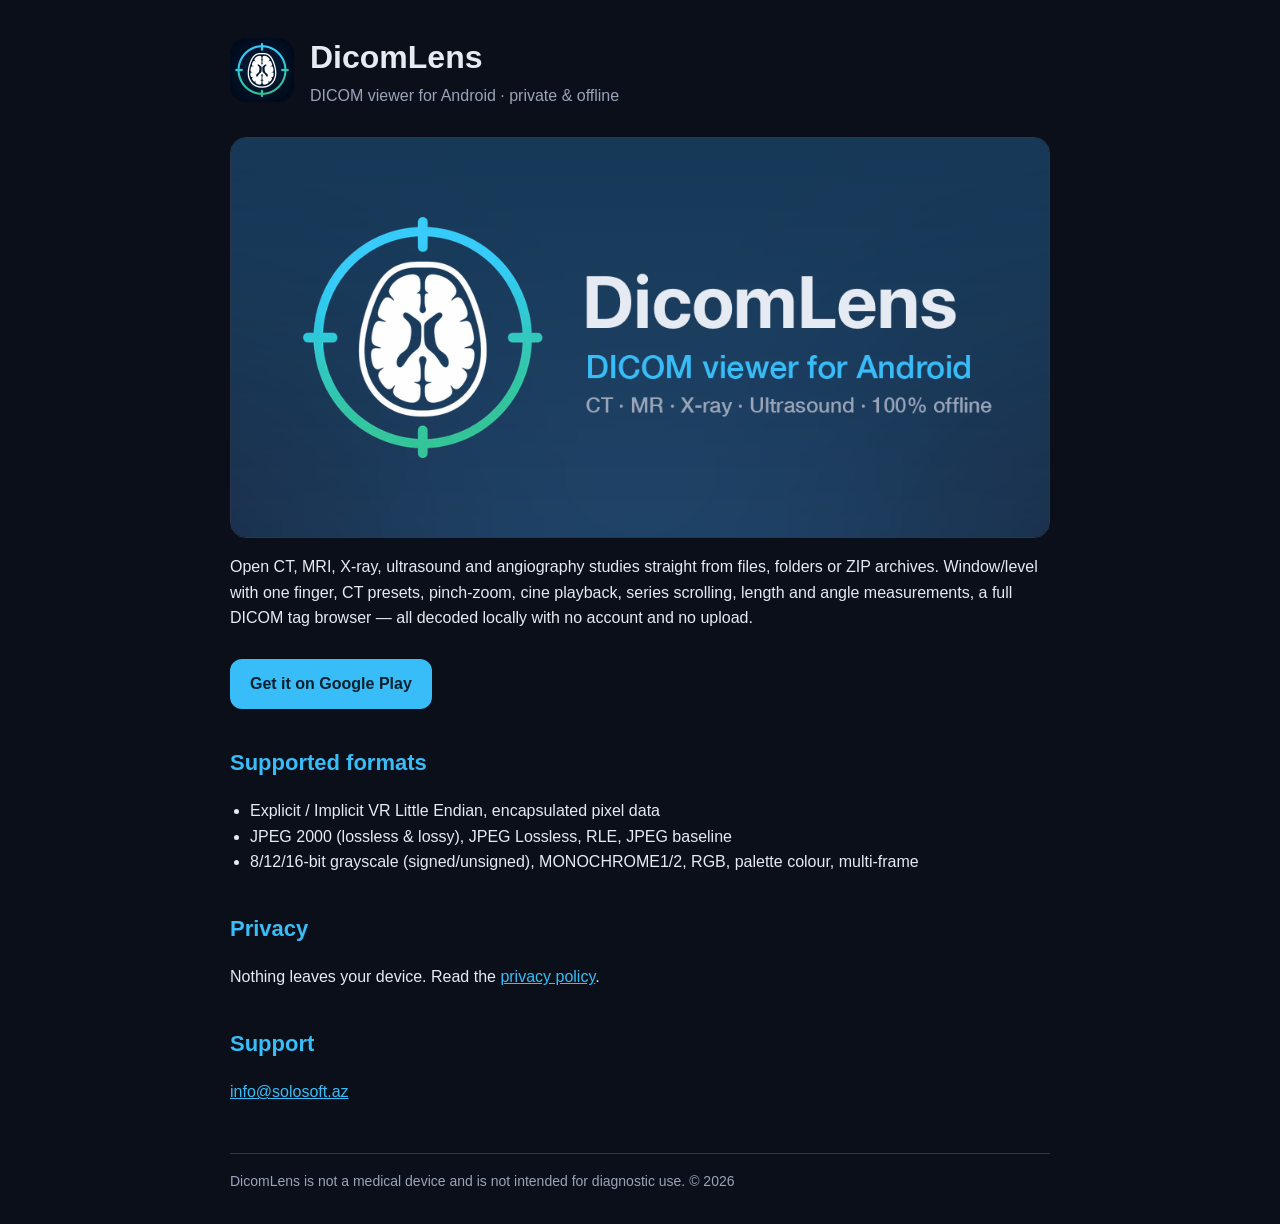
<file: index.html>
<!doctype html><html lang="en"><head><meta charset="utf-8"><meta name="viewport" content="width=device-width,initial-scale=1"><title>DicomLens – DICOM Viewer for Android</title><meta name="description" content="DicomLens is a fast, private DICOM viewer for Android: CT, MRI, X-ray and ultrasound with window/level, measurements, cine and JPEG 2000 support. 100% offline."><link rel="stylesheet" href="style.css"><link rel="icon" href="icon.png"></head><body><div class="wrap">
<header><img src="icon.png" alt="DicomLens"><div><h1>DicomLens</h1><div class="muted">DICOM viewer for Android · private &amp; offline</div></div></header>
<div class="hero"><img class="feature" src="feature.png" alt="DicomLens"></div>
<p>Open CT, MRI, X-ray, ultrasound and angiography studies straight from files, folders or ZIP archives. Window/level with one finger, CT presets, pinch-zoom, cine playback, series scrolling, length and angle measurements, a full DICOM tag browser — all decoded locally with no account and no upload.</p>
<a class="btn" href="https://play.google.com/store/apps/details?id=com.dicomlens.viewer">Get it on Google Play</a>
<h2>Supported formats</h2>
<ul><li>Explicit / Implicit VR Little Endian, encapsulated pixel data</li><li>JPEG 2000 (lossless &amp; lossy), JPEG Lossless, RLE, JPEG baseline</li><li>8/12/16-bit grayscale (signed/unsigned), MONOCHROME1/2, RGB, palette colour, multi-frame</li></ul>
<h2>Privacy</h2><p>Nothing leaves your device. Read the <a href="privacy.html">privacy policy</a>.</p>
<h2>Support</h2><p><a href="mailto:info@solosoft.az">info@solosoft.az</a></p>
<footer>DicomLens is not a medical device and is not intended for diagnostic use. © 2026</footer>
</div></body></html>
</file>
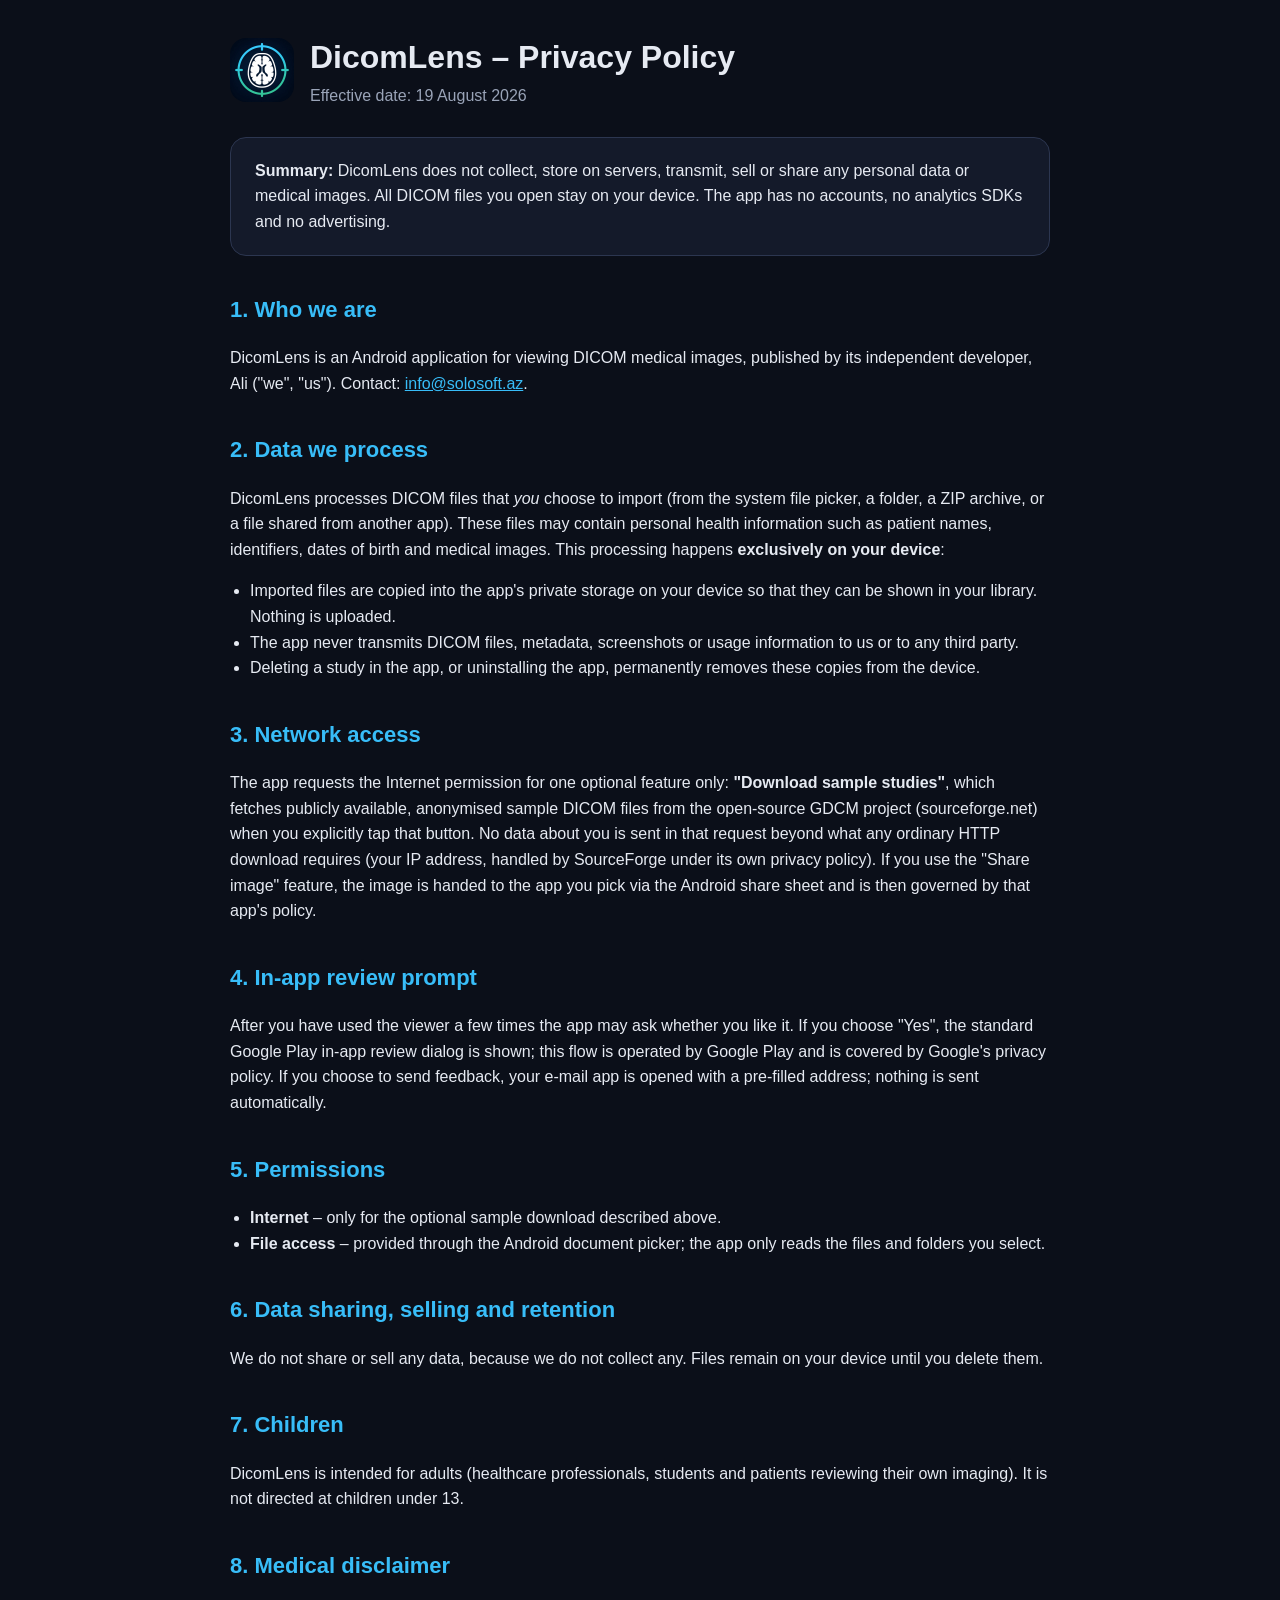
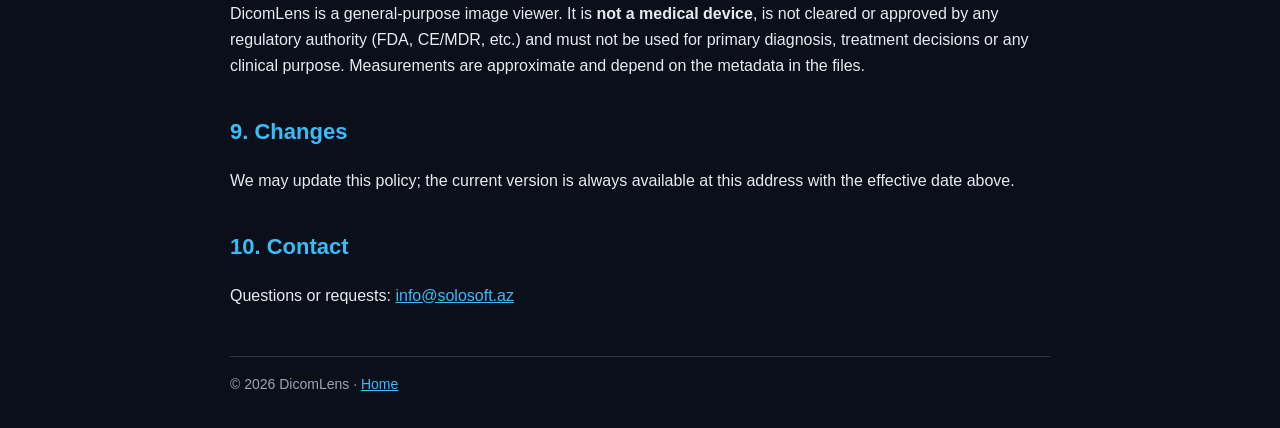
<file: privacy.html>
<!doctype html><html lang="en"><head><meta charset="utf-8"><meta name="viewport" content="width=device-width,initial-scale=1"><title>DicomLens – Privacy Policy</title><link rel="stylesheet" href="style.css"><link rel="icon" href="icon.png"></head><body><div class="wrap">
<header><img src="icon.png" alt="DicomLens"><div><h1>DicomLens – Privacy Policy</h1><div class="muted">Effective date: 19 August 2026</div></div></header>

<div class="card"><strong>Summary:</strong> DicomLens does not collect, store on servers, transmit, sell or share any personal data or medical images. All DICOM files you open stay on your device. The app has no accounts, no analytics SDKs and no advertising.</div>

<h2>1. Who we are</h2>
<p>DicomLens is an Android application for viewing DICOM medical images, published by its independent developer, Ali ("we", "us"). Contact: <a href="mailto:info@solosoft.az">info@solosoft.az</a>.</p>

<h2>2. Data we process</h2>
<p>DicomLens processes DICOM files that <em>you</em> choose to import (from the system file picker, a folder, a ZIP archive, or a file shared from another app). These files may contain personal health information such as patient names, identifiers, dates of birth and medical images. This processing happens <strong>exclusively on your device</strong>:</p>
<ul>
<li>Imported files are copied into the app's private storage on your device so that they can be shown in your library. Nothing is uploaded.</li>
<li>The app never transmits DICOM files, metadata, screenshots or usage information to us or to any third party.</li>
<li>Deleting a study in the app, or uninstalling the app, permanently removes these copies from the device.</li>
</ul>

<h2>3. Network access</h2>
<p>The app requests the Internet permission for one optional feature only: <strong>"Download sample studies"</strong>, which fetches publicly available, anonymised sample DICOM files from the open-source GDCM project (sourceforge.net) when you explicitly tap that button. No data about you is sent in that request beyond what any ordinary HTTP download requires (your IP address, handled by SourceForge under its own privacy policy). If you use the "Share image" feature, the image is handed to the app you pick via the Android share sheet and is then governed by that app's policy.</p>

<h2>4. In-app review prompt</h2>
<p>After you have used the viewer a few times the app may ask whether you like it. If you choose "Yes", the standard Google Play in-app review dialog is shown; this flow is operated by Google Play and is covered by Google's privacy policy. If you choose to send feedback, your e-mail app is opened with a pre-filled address; nothing is sent automatically.</p>

<h2>5. Permissions</h2>
<ul>
<li><strong>Internet</strong> – only for the optional sample download described above.</li>
<li><strong>File access</strong> – provided through the Android document picker; the app only reads the files and folders you select.</li>
</ul>

<h2>6. Data sharing, selling and retention</h2>
<p>We do not share or sell any data, because we do not collect any. Files remain on your device until you delete them.</p>

<h2>7. Children</h2>
<p>DicomLens is intended for adults (healthcare professionals, students and patients reviewing their own imaging). It is not directed at children under 13.</p>

<h2>8. Medical disclaimer</h2>
<p>DicomLens is a general-purpose image viewer. It is <strong>not a medical device</strong>, is not cleared or approved by any regulatory authority (FDA, CE/MDR, etc.) and must not be used for primary diagnosis, treatment decisions or any clinical purpose. Measurements are approximate and depend on the metadata in the files.</p>

<h2>9. Changes</h2>
<p>We may update this policy; the current version is always available at this address with the effective date above.</p>

<h2>10. Contact</h2>
<p>Questions or requests: <a href="mailto:info@solosoft.az">info@solosoft.az</a></p>
<footer>© 2026 DicomLens · <a href="index.html">Home</a></footer>
</div></body></html>
</file>
<file: style.css>
:root{--bg:#0B0F19;--surface:#141A2A;--text:#E6EAF2;--muted:#9AA4B8;--blue:#38BDF8;--teal:#34D399;--outline:#2C3650}
*{box-sizing:border-box}body{margin:0;font-family:-apple-system,BlinkMacSystemFont,"Segoe UI",Roboto,Helvetica,Arial,sans-serif;background:var(--bg);color:var(--text);line-height:1.6}
.wrap{max-width:860px;margin:0 auto;padding:32px 20px}header{display:flex;align-items:center;gap:16px;margin-bottom:28px}header img{width:64px;height:64px;border-radius:16px}
h1{font-size:32px;margin:0}h2{font-size:22px;margin-top:36px;color:var(--blue)}a{color:var(--blue)}.muted{color:var(--muted)}
.card{background:var(--surface);border:1px solid var(--outline);border-radius:16px;padding:20px 24px;margin:16px 0}
ul{padding-left:20px}footer{margin-top:48px;color:var(--muted);font-size:14px;border-top:1px solid var(--outline);padding-top:16px}
.hero{display:flex;flex-wrap:wrap;gap:24px;align-items:center}.hero img.feature{max-width:100%;border-radius:16px;border:1px solid var(--outline)}
.btn{display:inline-block;background:var(--blue);color:#06202E;font-weight:600;padding:12px 20px;border-radius:12px;text-decoration:none;margin-top:12px}
</file>
